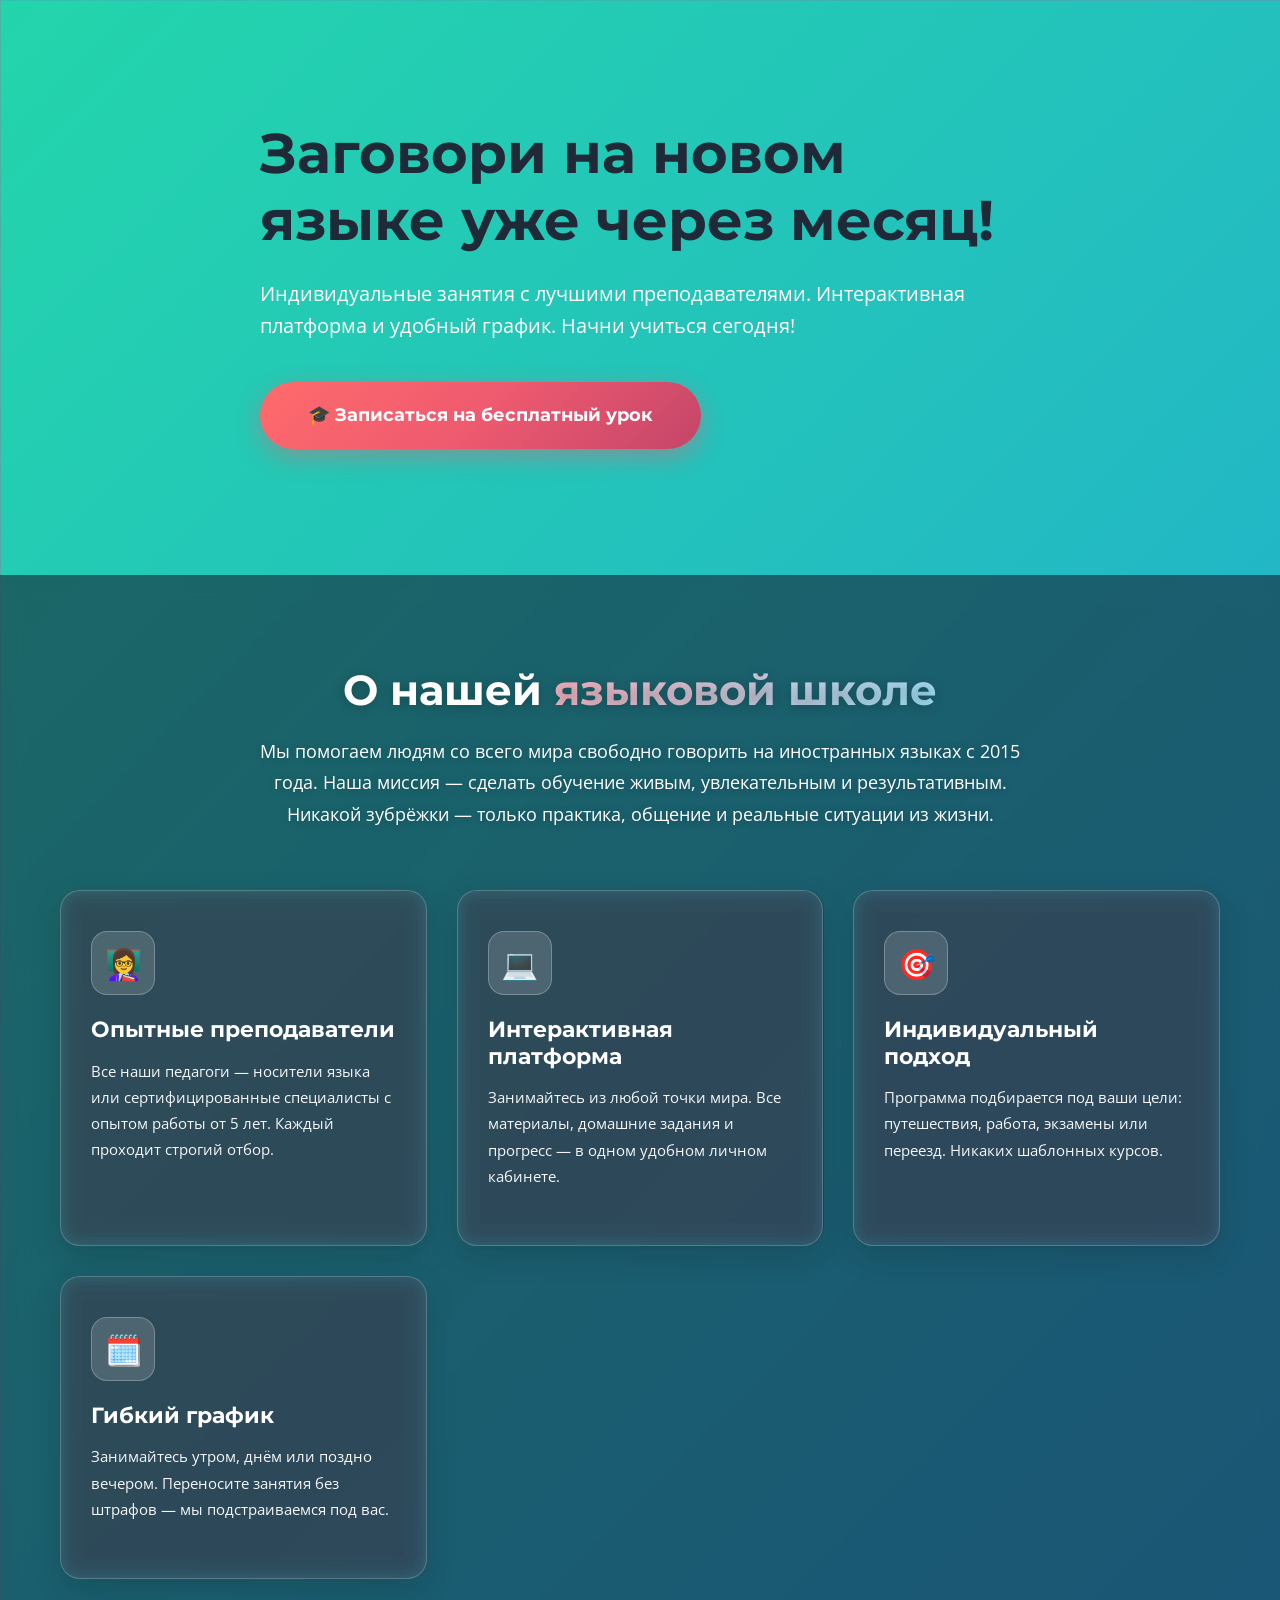
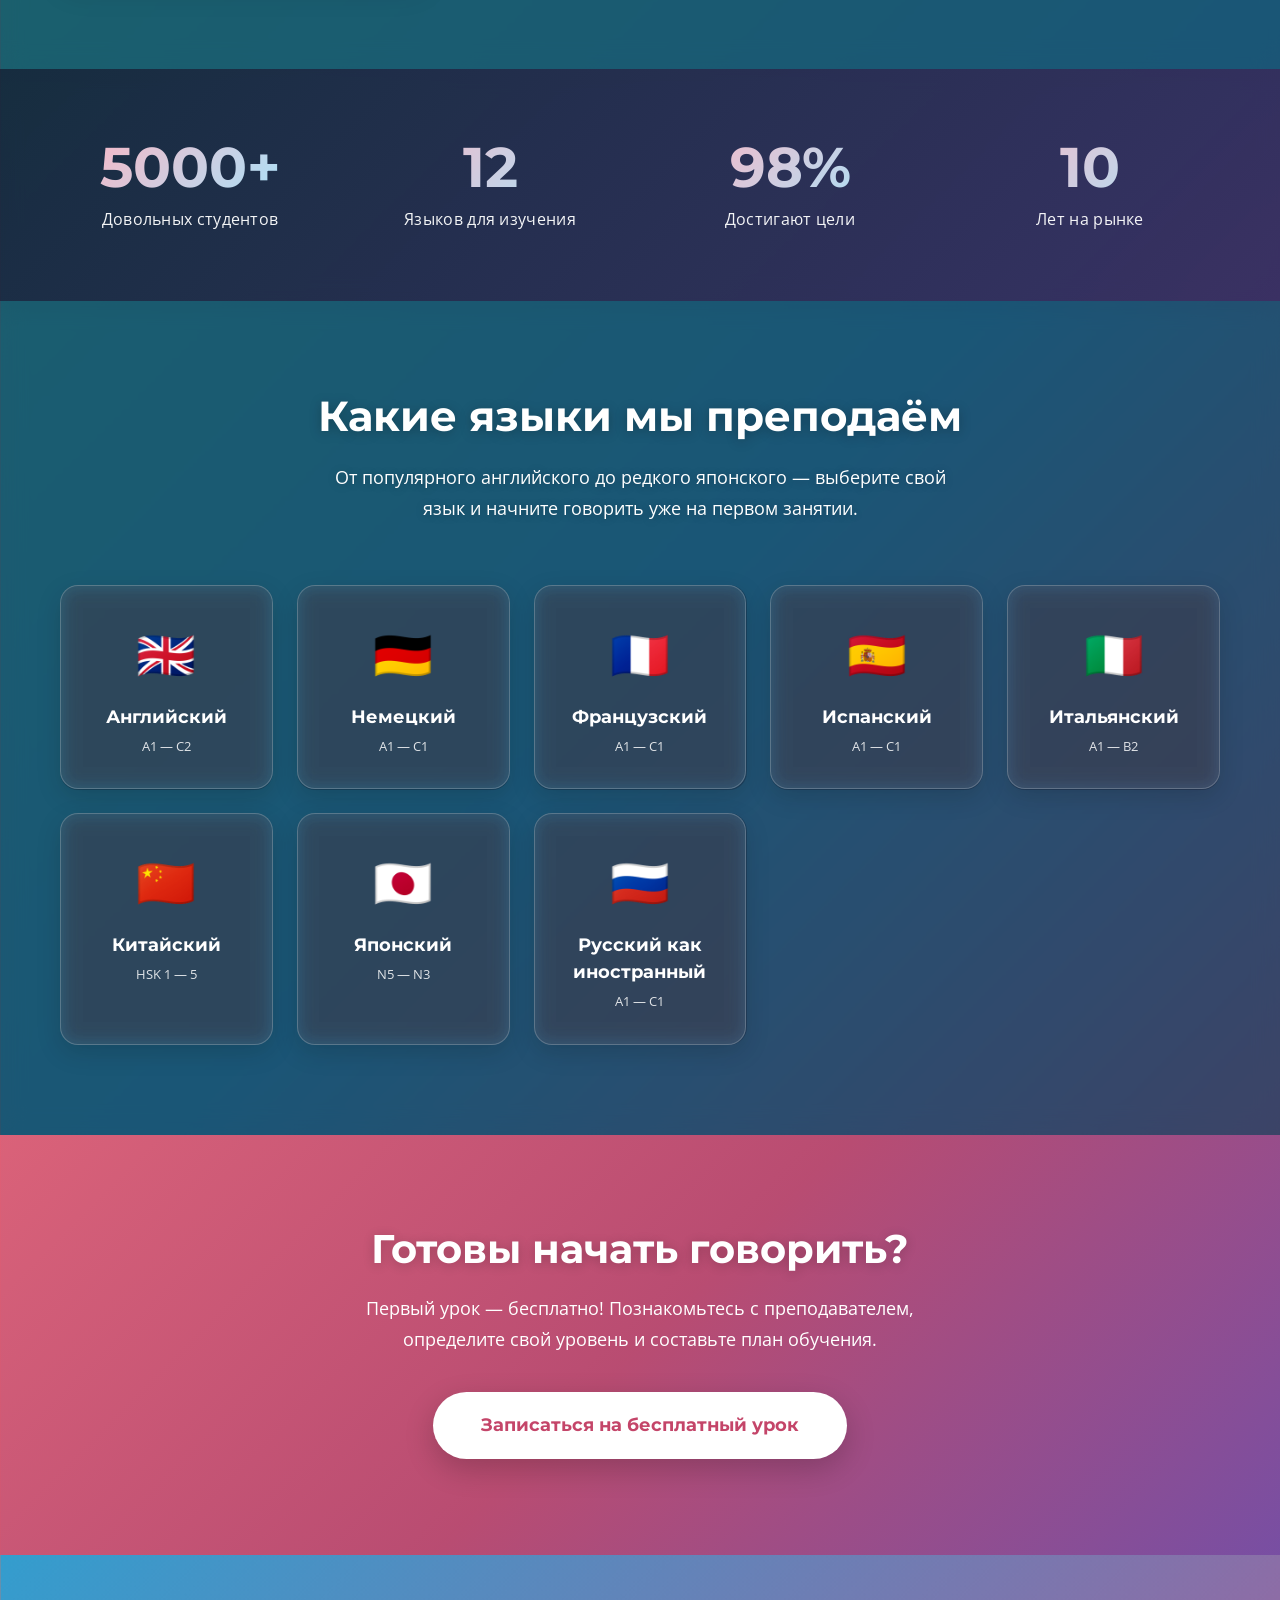
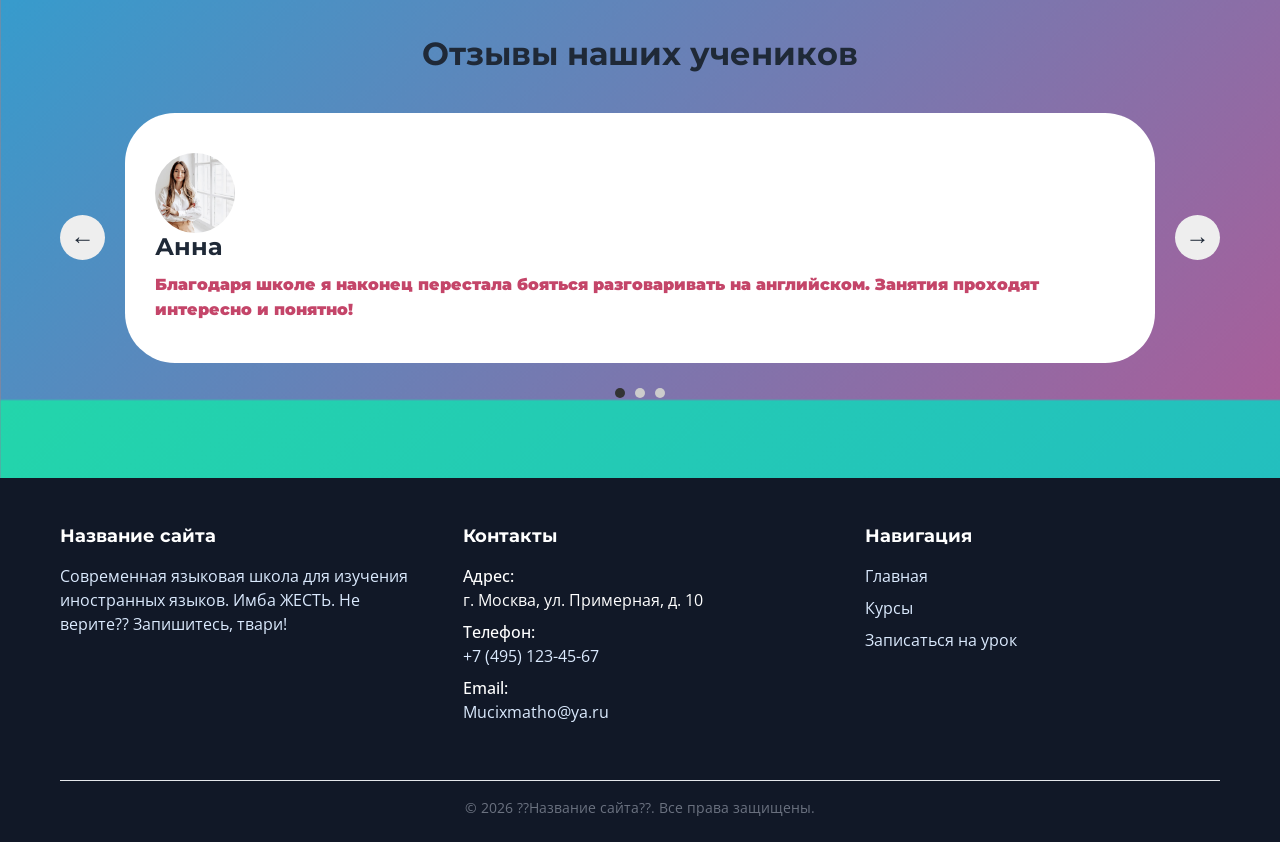
<file: index.html>
<!DOCTYPE html>
<html lang="ru">
<head>
    <meta charset="UTF-8">
    <meta name="viewport" content="width=device-width, initial-scale=1.0">
    <title>Языковая школа — Заговори на новом языке</title>
    <meta name="description" content="Современная языковая школа. Индивидуальные занятия с лучшими преподавателями. Английский, немецкий, французский, испанский, китайский.">

    <!-- 1. Шрифты -->
    <link rel="preconnect" href="https://fonts.googleapis.com">
    <link rel="preconnect" href="https://fonts.gstatic.com" crossorigin>
    <link href="https://fonts.googleapis.com/css2?family=Montserrat:wght@400;500;700&family=Open+Sans:wght@400;500;600&display=swap" rel="stylesheet">

    <!-- 2. Сброс стилей -->
    <link rel="stylesheet" href="css/reset.css">

    <!-- 3. Переменные -->
    <link rel="stylesheet" href="css/variables.css">

    <!-- 4. Общие стили -->
    <link rel="stylesheet" href="css/main.css">

    <!-- 4.1. Градиентный фон -->
    <link rel="stylesheet" href="css/gradient.css">

    <!-- 5. Стили компонентов -->
    <link rel="stylesheet" href="css/components/hero.css">

    <!-- 6. Стили для новых секций -->
        <!-- 6. Стили для новых секций -->
    <style>
        /* ====== Кнопка "Записаться" ====== */
        .btn {
            display: inline-block;
            padding: 16px 36px;
            border-radius: 50px;
            font-family: 'Montserrat', sans-serif;
            font-weight: 700;
            font-size: 16px;
            text-decoration: none;
            cursor: pointer;
            border: none;
            transition: all 0.3s ease;
            position: relative;
            overflow: hidden;
        }

        .btn--primary {
            background: linear-gradient(135deg, #ff6b6b 0%, #ee5a6f 50%, #c44569 100%);
            color: #ffffff;
            box-shadow: 0 8px 25px rgba(238, 90, 111, 0.45);
        }

        .btn--primary::before {
            content: '';
            position: absolute;
            top: 0;
            left: -100%;
            width: 100%;
            height: 100%;
            background: linear-gradient(90deg, transparent, rgba(255,255,255,0.3), transparent);
            transition: left 0.6s ease;
        }

        .btn--primary:hover::before {
            left: 100%;
        }

        .btn--primary:hover {
            transform: translateY(-4px) scale(1.03);
            box-shadow: 0 14px 35px rgba(238, 90, 111, 0.6);
            background: linear-gradient(135deg, #ff7b7b 0%, #f06a7f 50%, #d45579 100%);
        }

        .btn--primary:active {
            transform: translateY(-1px) scale(0.99);
            box-shadow: 0 6px 18px rgba(238, 90, 111, 0.5);
        }

        .btn--large {
            padding: 20px 48px;
            font-size: 18px;
        }

        @keyframes pulse {
            0%, 100% { box-shadow: 0 8px 25px rgba(238, 90, 111, 0.45), 0 0 0 0 rgba(238, 90, 111, 0.7); }
            70% { box-shadow: 0 8px 25px rgba(238, 90, 111, 0.45), 0 0 0 18px rgba(238, 90, 111, 0); }
        }

        .btn--pulse {
            animation: pulse 2.5s infinite;
        }

        /* ====== Секция "О школе" ====== */
        .about {
            padding: 90px 0;
            /* Затемнённая подложка для читаемости */
            background: rgba(20, 20, 40, 0.55);
            backdrop-filter: blur(12px);
            -webkit-backdrop-filter: blur(12px);
        }

        .about__header {
            text-align: center;
            max-width: 760px;
            margin: 0 auto 60px;
        }

        .about__title {
            font-family: 'Montserrat', sans-serif;
            font-size: 42px;
            font-weight: 700;
            color: #ffffff;
            margin-bottom: 20px;
            line-height: 1.2;
            text-shadow: 0 2px 12px rgba(0, 0, 0, 0.25);
        }

        .about__title span {
            background: linear-gradient(135deg, #ffb3c1, #a0e7ff);
            -webkit-background-clip: text;
            -webkit-text-fill-color: transparent;
            background-clip: text;
        }

        /* ✅ Белый текст под заголовком */
        .about__lead {
            font-family: 'Open Sans', sans-serif;
            font-size: 18px;
            line-height: 1.75;
            color: #ffffff;
            text-shadow: 0 1px 8px rgba(0, 0, 0, 0.25);
        }

        /* Сетка карточек */
        .about__grid {
            display: grid;
            grid-template-columns: repeat(auto-fit, minmax(280px, 1fr));
            gap: 30px;
            margin-top: 40px;
        }

        .about__card {
            /* Полупрозрачный тёмный фон — белый текст читается идеально */
            background: rgba(255, 255, 255, 0.1);
            backdrop-filter: blur(10px);
            -webkit-backdrop-filter: blur(10px);
            padding: 40px 30px;
            border-radius: 20px;
            border: 1px solid rgba(255, 255, 255, 0.2);
            box-shadow: 0 10px 30px rgba(0, 0, 0, 0.15);
            transition: transform 0.3s ease, box-shadow 0.3s ease, background 0.3s ease;
        }

        .about__card:hover {
            transform: translateY(-8px);
            background: rgba(255, 255, 255, 0.16);
            box-shadow: 0 20px 45px rgba(0, 0, 0, 0.25);
        }

        .about__icon {
            width: 64px;
            height: 64px;
            border-radius: 16px;
            display: flex;
            align-items: center;
            justify-content: center;
            font-size: 30px;
            margin-bottom: 22px;
            background: rgba(255, 255, 255, 0.15);
            border: 1px solid rgba(255, 255, 255, 0.25);
        }

        /* ✅ Белые заголовки карточек */
        .about__card h3 {
            font-family: 'Montserrat', sans-serif;
            font-size: 22px;
            font-weight: 700;
            color: #ffffff;
            margin-bottom: 14px;
        }

        /* ✅ Белый текст описаний */
        .about__card p {
            font-family: 'Open Sans', sans-serif;
            font-size: 15px;
            line-height: 1.75;
            color: #ffffff;
            opacity: 0.95;
        }

        /* ====== Статистика ====== */
        .stats {
            padding: 70px 0;
            background: linear-gradient(135deg, rgba(20, 20, 40, 0.85) 0%, rgba(60, 30, 80, 0.85) 100%);
            backdrop-filter: blur(10px);
            -webkit-backdrop-filter: blur(10px);
            color: #ffffff;
        }

        .stats__grid {
            display: grid;
            grid-template-columns: repeat(auto-fit, minmax(200px, 1fr));
            gap: 40px;
            text-align: center;
        }

        .stats__item {
            position: relative;
        }

        .stats__number {
            font-family: 'Montserrat', sans-serif;
            font-size: 56px;
            font-weight: 700;
            background: linear-gradient(135deg, #ffb3c1, #a0e7ff);
            -webkit-background-clip: text;
            -webkit-text-fill-color: transparent;
            background-clip: text;
            display: block;
            line-height: 1;
            margin-bottom: 12px;
        }

        /* ✅ Белые подписи статистики */
        .stats__label {
            font-family: 'Open Sans', sans-serif;
            font-size: 16px;
            color: #ffffff;
            letter-spacing: 0.3px;
            opacity: 0.95;
        }

        /* ====== Языки ====== */
        .languages {
            padding: 90px 0;
            background: rgba(20, 20, 40, 0.55);
            backdrop-filter: blur(12px);
            -webkit-backdrop-filter: blur(12px);
        }

        .languages__title {
            font-family: 'Montserrat', sans-serif;
            font-size: 42px;
            font-weight: 700;
            color: #ffffff;
            text-align: center;
            margin-bottom: 20px;
            text-shadow: 0 2px 12px rgba(0, 0, 0, 0.25);
        }

        /* ✅ Белый подзаголовок */
        .languages__subtitle {
            font-family: 'Open Sans', sans-serif;
            font-size: 18px;
            color: #ffffff;
            text-align: center;
            max-width: 640px;
            margin: 0 auto 60px;
            line-height: 1.75;
            text-shadow: 0 1px 8px rgba(0, 0, 0, 0.25);
        }

        .languages__grid {
            display: grid;
            grid-template-columns: repeat(auto-fit, minmax(180px, 1fr));
            gap: 24px;
        }

        .language-card {
            background: rgba(255, 255, 255, 0.1);
            backdrop-filter: blur(10px);
            -webkit-backdrop-filter: blur(10px);
            border: 1px solid rgba(255, 255, 255, 0.2);
            border-radius: 18px;
            padding: 32px 20px;
            text-align: center;
            box-shadow: 0 8px 25px rgba(0, 0, 0, 0.15);
            transition: transform 0.3s ease, box-shadow 0.3s ease, background 0.3s ease;
            cursor: pointer;
        }

        .language-card:hover {
            transform: translateY(-6px);
            background: rgba(255, 255, 255, 0.18);
            box-shadow: 0 18px 40px rgba(0, 0, 0, 0.3);
        }

        .language-card__flag {
            font-size: 48px;
            display: block;
            margin-bottom: 14px;
        }

        /* ✅ Белое название языка */
        .language-card__name {
            font-family: 'Montserrat', sans-serif;
            font-size: 18px;
            font-weight: 700;
            color: #ffffff;
            margin-bottom: 6px;
        }

        /* ✅ Белый уровень */
        .language-card__level {
            font-family: 'Open Sans', sans-serif;
            font-size: 13px;
            color: #ffffff;
            opacity: 0.85;
        }

        /* ====== Финальный CTA ====== */
        .cta {
            padding: 90px 0;
            background: linear-gradient(135deg, rgba(238, 90, 111, 0.9) 0%, rgba(196, 69, 105, 0.9) 50%, rgba(118, 75, 162, 0.9) 100%);
            color: #ffffff;
            text-align: center;
        }

        .cta__title {
            font-family: 'Montserrat', sans-serif;
            font-size: 40px;
            font-weight: 700;
            margin-bottom: 20px;
            line-height: 1.2;
            color: #ffffff;
            text-shadow: 0 2px 12px rgba(0, 0, 0, 0.2);
        }

        /* ✅ Чистый белый текст */
        .cta__text {
            font-family: 'Open Sans', sans-serif;
            font-size: 18px;
            max-width: 620px;
            margin: 0 auto 36px;
            line-height: 1.75;
            color: #ffffff;
        }

        .btn--light {
            background: #ffffff;
            color: #c44569;
            box-shadow: 0 10px 30px rgba(0, 0, 0, 0.2);
        }

        .btn--light:hover {
            background: #ffffff;
            color: #c44569;Индивидуальные занятия с лучшими преподавателями. Интерактивная платформа и удобный график. Начни учиться сегодня! 
            transform: translateY(-4px) scale(1.03);
            box-shadow: 0 16px 40px rgba(0, 0, 0, 0.3);
        }

        /* Адаптив */
        @media (max-width: 768px) {
            .about__title,
            .languages__title,
            .cta__title { font-size: 30px; }
            .stats__number { font-size: 42px; }
            .btn--large { padding: 16px 32px; font-size: 16px; }
            .about, .languages, .cta { padding: 60px 0; }
        }

        .footer {
    margin-top: 0;
}

        .hero__subtitle {
            color: #ffffff;
        }
        
    </style>
</head>
<body class="gradient-bg">

    <!-- <header> здесь будет верстать Алексей (задача 3) -->

    <main>
        <!-- ============ Hero Section (Задача 6 — Борисенко) ============ -->
        <section class="hero">
            <div class="container hero__container">
                <div class="hero__content">
                    <h1 class="hero__title">
                        Заговори на новом языке уже через месяц!
                    </h1>
                    <p class="hero__subtitle">
                        Индивидуальные занятия с лучшими преподавателями. 
                        Интерактивная платформа и удобный график. 
                        Начни учиться сегодня!
                    </p>
                    <a href="booking.html" class="btn btn--primary btn--large btn--pulse">
                        🎓 Записаться на бесплатный урок
                    </a>
                </div>
            </div>
        </section>

        <!-- ============ О школе ============ -->
        <section class="about" id="about">
            <div class="container">
                <div class="about__header">
                    <h2 class="about__title">
                        О нашей <span>языковой школе</span>
                    </h2>
                    <p class="about__lead">
                        Мы помогаем людям со всего мира свободно говорить на иностранных языках 
                        с 2015 года. Наша миссия — сделать обучение живым, увлекательным 
                        и результативным. Никакой зубрёжки — только практика, общение и реальные 
                        ситуации из жизни.
                    </p>
                </div>

                <div class="about__grid">
                    <article class="about__card">
                        <div class="about__icon">👩‍🏫</div>
                        <h3>Опытные преподаватели</h3>
                        <p>Все наши педагоги — носители языка или сертифицированные специалисты 
                           с опытом работы от 5 лет. Каждый проходит строгий отбор.</p>
                    </article>

                    <article class="about__card">
                        <div class="about__icon">💻</div>
                        <h3>Интерактивная платформа</h3>
                        <p>Занимайтесь из любой точки мира. Все материалы, домашние задания 
                           и прогресс — в одном удобном личном кабинете.</p>
                    </article>

                    <article class="about__card">
                        <div class="about__icon">🎯</div>
                        <h3>Индивидуальный подход</h3>
                        <p>Программа подбирается под ваши цели: путешествия, работа, 
                           экзамены или переезд. Никаких шаблонных курсов.</p>
                    </article>

                    <article class="about__card">
                        <div class="about__icon">🗓️</div>
                        <h3>Гибкий график</h3>
                        <p>Занимайтесь утром, днём или поздно вечером. Переносите занятия 
                           без штрафов — мы подстраиваемся под вас.</p>
                    </article>
                </div>
            </div>
        </section>

        <!-- ============ Статистика ============ -->
        <section class="stats">
            <div class="container">
                <div class="stats__grid">
                    <div class="stats__item">
                        <span class="stats__number">5000+</span>
                        <span class="stats__label">Довольных студентов</span>
                    </div>
                    <div class="stats__item">
                        <span class="stats__number">12</span>
                        <span class="stats__label">Языков для изучения</span>
                    </div>
                    <div class="stats__item">
                        <span class="stats__number">98%</span>
                        <span class="stats__label">Достигают цели</span>
                    </div>
                    <div class="stats__item">
                        <span class="stats__number">10</span>
                        <span class="stats__label">Лет на рынке</span>
                    </div>
                </div>
            </div>
        </section>

        <!-- ============ Языки ============ -->
        <section class="languages" id="languages">
            <div class="container">
                <h2 class="languages__title">Какие языки мы преподаём</h2>
                <p class="languages__subtitle">
                    От популярного английского до редкого японского — выберите свой язык 
                    и начните говорить уже на первом занятии.
                </p>

                <div class="languages__grid">
                    <div class="language-card">
                        <span class="language-card__flag">🇬🇧</span>
                        <div class="language-card__name">Английский</div>
                        <div class="language-card__level">A1 — C2</div>
                    </div>
                    <div class="language-card">
                        <span class="language-card__flag">🇩🇪</span>
                        <div class="language-card__name">Немецкий</div>
                        <div class="language-card__level">A1 — C1</div>
                    </div>
                    <div class="language-card">
                        <span class="language-card__flag">🇫🇷</span>
                        <div class="language-card__name">Французский</div>
                        <div class="language-card__level">A1 — C1</div>
                    </div>
                    <div class="language-card">
                        <span class="language-card__flag">🇪🇸</span>
                        <div class="language-card__name">Испанский</div>
                        <div class="language-card__level">A1 — C1</div>
                    </div>
                    <div class="language-card">
                        <span class="language-card__flag">🇮🇹</span>
                        <div class="language-card__name">Итальянский</div>
                        <div class="language-card__level">A1 — B2</div>
                    </div>
                    <div class="language-card">
                        <span class="language-card__flag">🇨🇳</span>
                        <div class="language-card__name">Китайский</div>
                        <div class="language-card__level">HSK 1 — 5</div>
                    </div>
                    <div class="language-card">
                        <span class="language-card__flag">🇯🇵</span>
                        <div class="language-card__name">Японский</div>
                        <div class="language-card__level">N5 — N3</div>
                    </div>
                    <div class="language-card">
                        <span class="language-card__flag">🇷🇺</span>
                        <div class="language-card__name">Русский как иностранный</div>
                        <div class="language-card__level">A1 — C1</div>
                    </div>
                </div>
            </div>
        </section>

        <!-- ============ Финальный CTA ============ -->
        <section class="cta">
            <div class="container">
                <h2 class="cta__title">Готовы начать говорить?</h2>
                <p class="cta__text">
                    Первый урок — бесплатно! Познакомьтесь с преподавателем, 
                    определите свой уровень и составьте план обучения.
                </p>
                <a href="booking.html" class="btn btn--light btn--large">
                    Записаться на бесплатный урок
                </a>
            </div>
        </section>

        <!-- Здесь будет секция преимуществ от Виктории (задача 7) -->
        <!-- Здесь будет слайдер отзывов от Руслана (задача 8) -->
        <section class="reviews" id="reviews">
    <div class="container">
        <h2 class="reviews__title">Отзывы наших учеников</h2>

        <div class="reviews__slider">
            <button class="reviews__button reviews__button--prev" type="button" aria-label="Предыдущий отзыв">
                ←
            </button>

            <div class="reviews__track">

                <article class="review-card">
                    <img
                        class="review-card__photo"
                        src="img/анна.jpg"
                        alt="Фото Анны"
                    >

                    <div class="review-card__content">
                        <h3 class="review-card__name">Анна</h3>
                        <p class="review-card__text">
                            Благодаря школе я наконец перестала бояться
                            разговаривать на английском. Занятия проходят
                            интересно и понятно!
                        </p>
                    </div>
                </article>

                <article class="review-card">
                    <img
                        class="review-card__photo"
                        src="img/максим.jpg"
                        alt="Фото Максима"
                    >

                    <div class="review-card__content">
                        <h3 class="review-card__name">Максим</h3>
                        <p class="review-card__text">
                            Очень понравился формат занятий. Преподаватель
                            объясняет сложные темы простыми словами.
                        </p>
                    </div>
                </article>

                <article class="review-card">
                    <img
                        class="review-card__photo"
                        src="img/елена.jpg"
                        alt="Фото Елены"
                    >

                    <div class="review-card__content">
                        <h3 class="review-card__name">Елена</h3>
                        <p class="review-card__text">
                            За несколько месяцев я значительно улучшила
                            свой словарный запас и стала увереннее использовать
                            английский в повседневной жизни.
                        </p>
                    </div>
                </article>

            </div>

            <button class="reviews__button reviews__button--next" type="button" aria-label="Следующий отзыв">
                →
            </button>
        </div>

        <div class="reviews__dots">
            <button class="reviews__dot reviews__dot--active" type="button" aria-label="Отзыв 1"></button>
            <button class="reviews__dot" type="button" aria-label="Отзыв 2"></button>
            <button class="reviews__dot" type="button" aria-label="Отзыв 3"></button>
        </div>
    </div>
</section>
<script src="js/slider.js"></script>
    </main>

    <!-- Footer (Задача 9 — Золотухин) -->
    <!-- КТО УДАЛИТ, ТОТ ЛОХ -->
    <footer class="footer">
        <div class="container">
            <div class="footer-content">
                <div class="footer-column">
                    <h3 class="footer-title">Название сайта</h3>
                    <p class="footer-description">
                        Современная языковая школа для изучения иностранных языков. Имба ЖЕСТЬ. Не верите?? Запишитесь, твари!
                    </p>
                </div>
    
                <div class="footer-column">
                    <h3 class="footer-title">Контакты</h3>
                    <address class="footer-contacts">
                        <p>
                            <strong>Адрес:</strong><br>
                            г. Москва, ул. Примерная, д. 10
                        </p>
                        <p>
                            <strong>Телефон:</strong><br>
                            <a href="tel:+88005553535">
                                +7 (495) 123-45-67
                            </a>
                        </p>
                        <p>
                            <strong>Email:</strong><br>
                            <a href="mailto:Mucixmatho@ya.ru">
                                Mucixmatho@ya.ru
                            </a>
                        </p>
                    </address>
                </div>
    
                <div class="footer-column">
                    <h3 class="footer-title">Навигация</h3>
                    <nav class="footer-nav" aria-label="Навигация в подвале">
                        <a href="index.html">Главная</a>
                        <a href="courses.html">Курсы</a>
                        <a href="booking.html">Записаться на урок</a>
                    </nav>
                </div>
            </div>
            <div class="footer-bottom">
                <p>
                    &copy; 2026 ??Название сайта??. Все права защищены.
                </p>
            </div>
        </div>
    </footer>
</body>
</html>
</file>
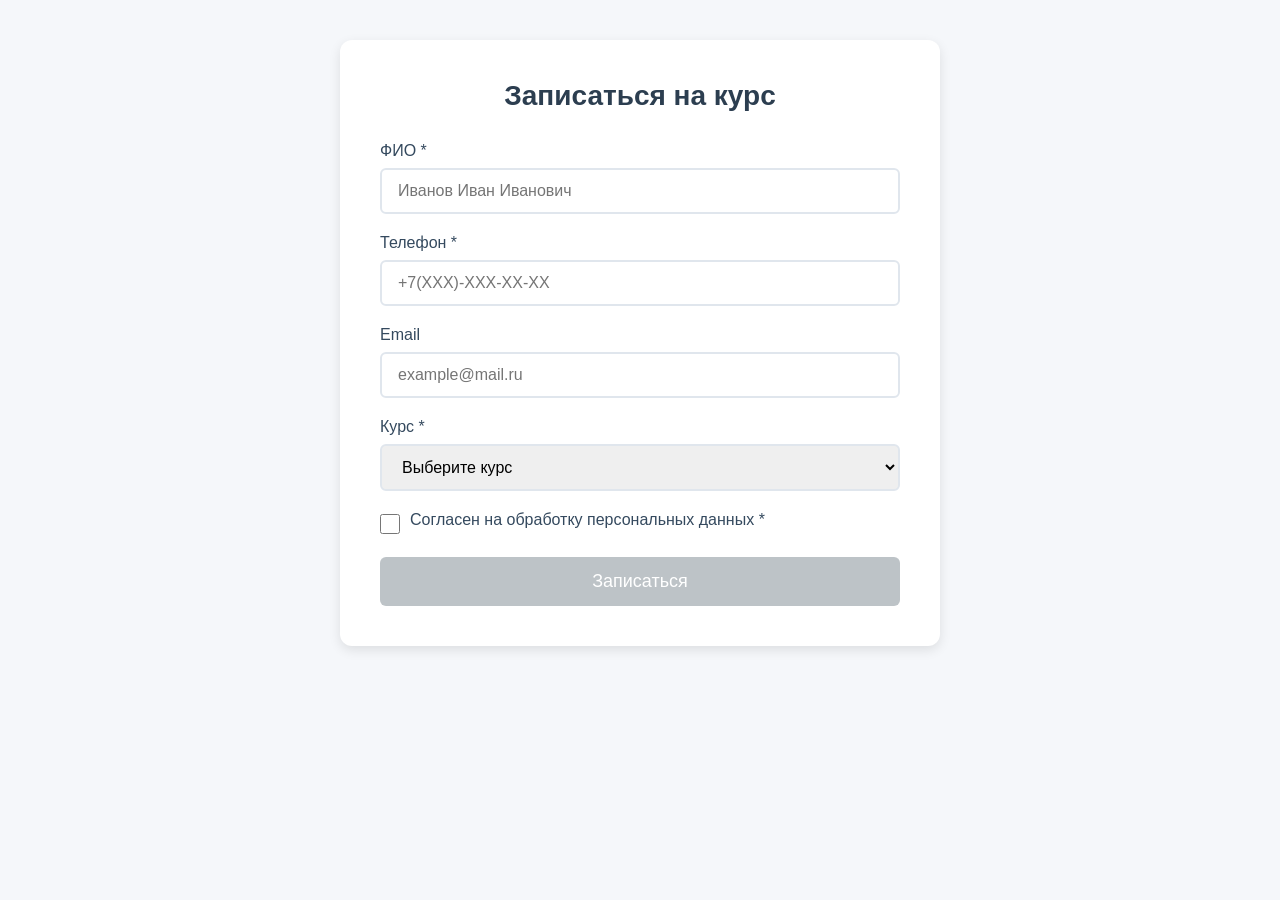
<file: booking.html>
<!DOCTYPE html>
<html lang="ru">
<head>
    <meta charset="UTF-8">
    <meta name="viewport" content="width=device-width, initial-scale=1.0">
    <title>Запись на курс - Языковая школа</title>
    <style>
        * {
            box-sizing: border-box;
            margin: 0;
            padding: 0;
            font-family: 'Arial', sans-serif;
        }

        body {
            background-color: #f5f7fa;
            padding: 40px 20px;
        }

        .booking-container {
            max-width: 600px;
            margin: 0 auto;
            background-color: white;
            padding: 40px;
            border-radius: 12px;
            box-shadow: 0 4px 12px rgba(0, 0, 0, 0.1);
        }

        .booking-title {
            text-align: center;
            color: #2c3e50;
            margin-bottom: 30px;
            font-size: 28px;
        }

        .form-group {
            margin-bottom: 20px;
        }

        .form-label {
            display: block;
            color: #34495e;
            margin-bottom: 8px;
            font-weight: 500;
        }

        .form-input {
            width: 100%;
            padding: 12px 16px;
            border: 2px solid #e0e6ed;
            border-radius: 6px;
            font-size: 16px;
            transition: border-color 0.3s;
        }

        .form-input:focus {
            outline: none;
            border-color: #3498db;
        }

        .form-input.error {
            border-color: #e74c3c;
        }

        .error-message {
            color: #e74c3c;
            font-size: 14px;
            margin-top: 6px;
            display: none;
        }

        .checkbox-group {
            display: flex;
            align-items: center;
            gap: 10px;
        }

        .form-checkbox {
            width: 20px;
            height: 20px;
            cursor: pointer;
        }

        .submit-btn {
            width: 100%;
            padding: 14px;
            background-color: #3498db;
            color: white;
            border: none;
            border-radius: 6px;
            font-size: 18px;
            font-weight: 500;
            cursor: pointer;
            transition: background-color 0.3s;
        }

        .submit-btn:disabled {
            background-color: #bdc3c7;
            cursor: not-allowed;
        }

        .submit-btn:not(:disabled):hover {
            background-color: #2980b9;
        }
    </style>
</head>
<body>
    <div class="booking-container">
        <h2 class="booking-title">Записаться на курс</h2>
        <form id="bookingForm">
            <!-- Поле ФИО -->
            <div class="form-group">
                <label class="form-label" for="fullName">ФИО *</label>
                <input 
                    type="text" 
                    id="fullName" 
                    class="form-input" 
                    required
                    placeholder="Иванов Иван Иванович"
                >
                <div class="error-message" id="fullNameError">Введите корректное ФИО (минимум 3 символа)</div>
            </div>

            <!-- Поле Телефон -->
            <div class="form-group">
                <label class="form-label" for="phone">Телефон *</label>
                <input 
                    type="tel" 
                    id="phone" 
                    class="form-input" 
                    required
                    placeholder="+7(XXX)-XXX-XX-XX"
                >
                <div class="error-message" id="phoneError">Введите телефон в формате +7(XXX)-XXX-XX-XX</div>
            </div>

            <!-- Поле Email -->
            <div class="form-group">
                <label class="form-label" for="email">Email</label>
                <input 
                    type="email" 
                    id="email" 
                    class="form-input" 
                    placeholder="example@mail.ru"
                >
                <div class="error-message" id="emailError">Введите корректный адрес электронной почты</div>
            </div>

            <!-- Выбор курса -->
            <div class="form-group">
                <label class="form-label" for="course">Курс *</label>
                <select id="course" class="form-input" required>
                    <option value="">Выберите курс</option>
                    <option value="english-basic">Английский для начинающих</option>
                    <option value="english-advanced">Английский продвинутый</option>
                    <option value="german-basic">Немецкий для начинающих</option>
                    <option value="french-basic">Французский для начинающих</option>
                    <option value="spanish-basic">Испанский для начинающих</option>
                </select>
                <div class="error-message" id="courseError">Выберите курс</div>
            </div>

            <!-- Чекбокс согласия -->
            <div class="form-group checkbox-group">
                <input 
                    type="checkbox" 
                    id="privacyAgree" 
                    class="form-checkbox" 
                    required
                >
                <label class="form-label" for="privacyAgree">
                    Согласен на обработку персональных данных *
                </label>
            </div>

            <!-- Кнопка отправки -->
            <button type="submit" class="submit-btn" disabled>Записаться</button>
        </form>
    </div>

    <script>
        // Получаем элементы формы
        const form = document.getElementById('bookingForm');
        const phoneInput = document.getElementById('phone');
        const privacyCheckbox = document.getElementById('privacyAgree');
        const submitBtn = document.querySelector('.submit-btn');
        const formInputs = form.querySelectorAll('.form-input[required]');
        const emailInput = document.getElementById('email');

        // Маска для телефона
        phoneInput.addEventListener('input', function(e) {
            // Оставляем только цифры
            let value = e.target.value.replace(/\D/g, '');
            // Форматируем под нужный шаблон
            let formattedValue = '';

            if (value.startsWith('8')) {
                value = value.replace('8', '7');
            } else if (!value.startsWith('7')) {
                value = '7' + value;
            }

            // Строим маску
            if (value.length >= 1) formattedValue = `+${value[0]}`;
            if (value.length >= 2) formattedValue += `(${value.substring(1, 4)}`;
            if (value.length >= 4) formattedValue += `)-${value.substring(4, 7)}`;
            if (value.length >= 7) formattedValue += `-${value.substring(7, 9)}`;
            if (value.length >= 9) formattedValue += `-${value.substring(9, 11)}`;

            // Ограничиваем длину
            if (formattedValue.length > 18) {
                formattedValue = formattedValue.substring(0, 18);
            }

            e.target.value = formattedValue;
        });

        // Активация кнопки при согласии на обработку данных
        privacyCheckbox.addEventListener('change', function() {
            submitBtn.disabled = !this.checked;
        });

        // Валидация Email
        function validateEmail(email) {
            const regex = /^[^\s@]+@[^\s@]+\.[^\s@]{2,}$/;
            return regex.test(email);
        }

        // Универсальная функция для показа ошибок
        function showError(input, errorElementId, message) {
            input.classList.add('error');
            const errorElement = document.getElementById(errorElementId);
            errorElement.textContent = message;
            errorElement.style.display = 'block';
        }

        function hideError(input, errorElementId) {
            input.classList.remove('error');
            const errorElement = document.getElementById(errorElementId);
            errorElement.style.display = 'none';
        }

        // Валидация полей при вводе
        formInputs.forEach(input => {
            input.addEventListener('blur', function() {
                switch(this.id) {
                    case 'fullName':
                        if (this.value.trim().length < 3) {
                            showError(this, 'fullNameError', 'Введите корректное ФИО (минимум 3 символа)');
                        } else {
                            hideError(this, 'fullNameError');
                        }
                        break;
                    case 'phone':
                        if (this.value.length !== 18) {
                            showError(this, 'phoneError', 'Введите телефон в формате +7(XXX)-XXX-XX-XX');
                        } else {
                            hideError(this, 'phoneError');
                        }
                        break;
                    case 'course':
                        if (!this.value) {
                            showError(this, 'courseError', 'Выберите курс');
                        } else {
                            hideError(this, 'courseError');
                        }
                        break;
                }
            });
        });

        // Валидация Email при вводе
        emailInput.addEventListener('blur', function() {
            if (this.value && !validateEmail(this.value)) {
                showError(this, 'emailError', 'Введите корректный адрес электронной почты');
            } else {
                hideError(this, 'emailError');
            }
        });

        // Общая валидация при отправке формы
        form.addEventListener('submit', function(e) {
            e.preventDefault();
            let isValid = true;

            // Проверка ФИО
            if (fullName.value.trim().length < 3) {
                showError(fullName, 'fullNameError', 'Введите корректное ФИО (минимум 3 символа)');
                isValid = false;
            } else {
                hideError(fullName, 'fullNameError');
            }

            // Проверка телефона
            if (phone.value.length !== 18) {
                showError(phone, 'phoneError', 'Введите телефон в формате +7(XXX)-XXX-XX-XX');
                isValid = false;
            } else {
                hideError(phone, 'phoneError');
            }

            // Проверка курса
            if (!course.value) {
                showError(course, 'courseError', 'Выберите курс');
                isValid = false;
            } else {
                hideError(course, 'courseError');
            }

            // Проверка Email (если заполнен)
            if (email.value && !validateEmail(email.value)) {
                showError(email, 'emailError', 'Введите корректный адрес электронной почты');
                isValid = false;
            } else {
                hideError(email, 'emailError');
            }

            // Проверка согласия
            if (!privacyCheckbox.checked) {
                submitBtn.disabled = true;
                isValid = false;
            }

            // Если всё корректно - отправляем форму
            if (isValid) {
                alert('Запись успешно отправлена! Мы скоро свяжемся с вами.');
                form.reset();
                submitBtn.disabled = true;
            }
        });
    </script>
</body>
</html>
</file>
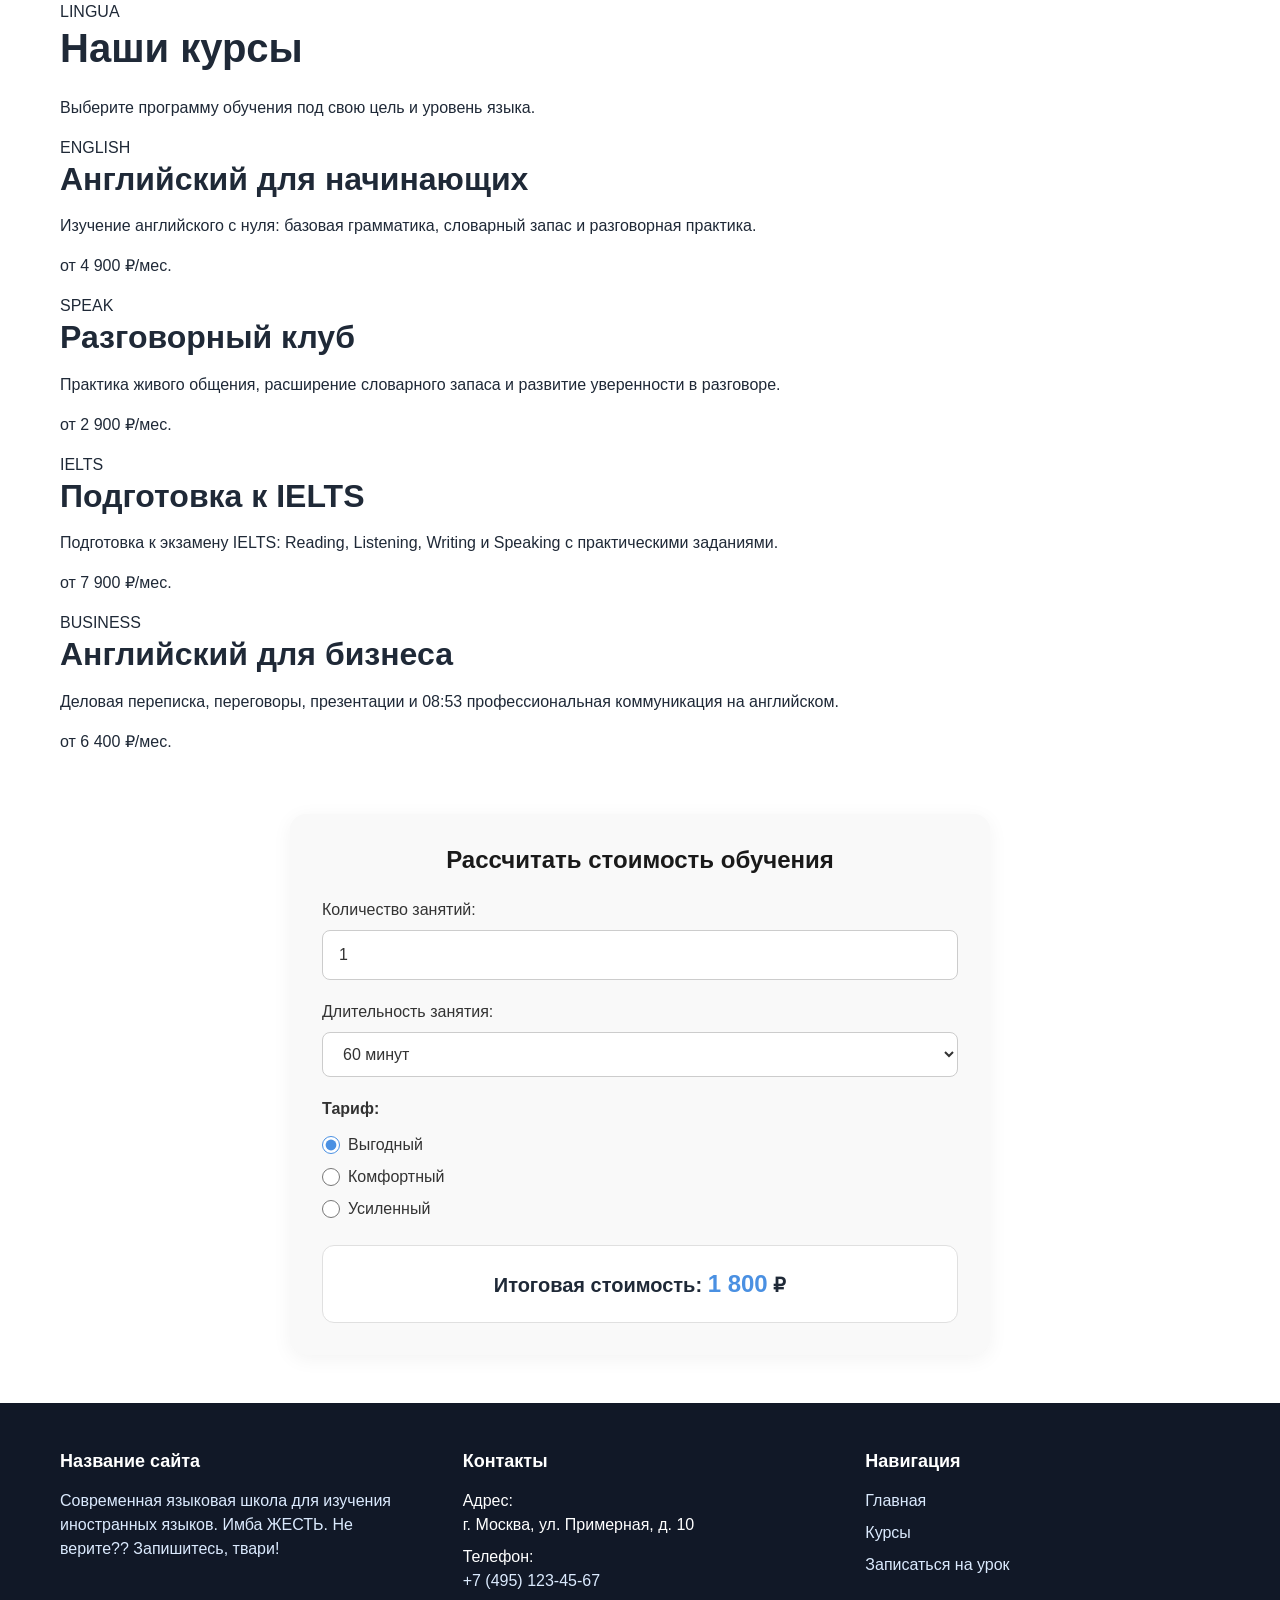
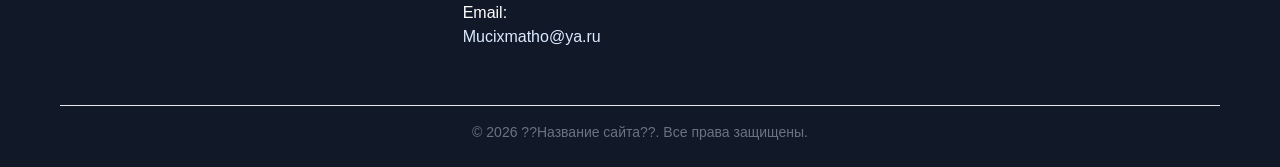
<file: courses.html>
<!DOCTYPE html>
<html lang="ru">
<head>
    <meta charset="UTF-8">
    <meta name="viewport" content="width=device-width, initial-scale=1.0">
    <title>Курсы — Lingua</title>

    <!-- Общие стили проекта: эти файлы уже должны быть в общем репозитории -->
    <link rel="stylesheet" href="css/reset.css">
    <link rel="stylesheet" href="css/variables.css">
    <link rel="stylesheet" href="css/main.css">
    <link rel="stylesheet" href="css/calculator.css">
</head>

<body>
    <main>
        <section class="courses">
            <div class="container">
                <div class="section-heading">
                    <span class="section-heading__label">LINGUA</span>
                    <h1 class="section-heading__title">Наши курсы</h1>
                    <p class="section-heading__text">
                        Выберите программу обучения под свою цель и уровень языка.
                    </p>
                </div>

                <!-- Вариант 10: сетка каталога курсов -->
                <div class="courses__grid">

                    <article class="course-card">
                        <div class="course-card__image course-card__image--english">
                            <span>ENGLISH</span>
                        </div>

                        <div class="course-card__content">
                            <h2 class="course-card__title">
                                Английский для начинающих
                            </h2>
                            <p class="course-card__description">
                                Изучение английского с нуля: базовая грамматика,
                                словарный запас и разговорная практика.
                            </p>
                            <p class="course-card__price">от 4 900 ₽/мес.</p>
                        </div>
                    </article>

                    <article class="course-card">
                        <div class="course-card__image course-card__image--speaking">
                            <span>SPEAK</span>
                        </div>

                        <div class="course-card__content">
                            <h2 class="course-card__title">
                                Разговорный клуб
                            </h2>
                            <p class="course-card__description">
                                Практика живого общения, расширение словарного
                                запаса и развитие уверенности в разговоре.
                            </p>
                            <p class="course-card__price">от 2 900 ₽/мес.</p>
                        </div>
                    </article>

                    <article class="course-card">
                        <div class="course-card__image course-card__image--ielts">
                            <span>IELTS</span>
                        </div>

                        <div class="course-card__content">
                            <h2 class="course-card__title">
                                Подготовка к IELTS
                            </h2>
                            <p class="course-card__description">
                                Подготовка к экзамену IELTS: Reading, Listening,
                                Writing и Speaking с практическими заданиями.
                            </p>
                            <p class="course-card__price">от 7 900 ₽/мес.</p>
                        </div>
                    </article>

                    <article class="course-card">
                        <div class="course-card__image course-card__image--business">
                            <span>BUSINESS</span>
                        </div>

                        <div class="course-card__content">
                            <h2 class="course-card__title">
                                Английский для бизнеса
                            </h2>
                            <p class="course-card__description">
                                Деловая переписка, переговоры, презентации и
08:53
профессиональная коммуникация на английском.
                            </p>
                            <p class="course-card__price">от 6 400 ₽/мес.</p>
                        </div>
                    </article>

                </div>
                <!-- КАЛЬКУЛЯТОР ЧАСТЬ №11 -->
                <div class="calculator">
                    <h2 class="calculator__title">Рассчитать стоимость обучения</h2>
                    
                    <form class="calculator__form" id="calc-form">
                        <!-- Поле: Количество занятий -->
                        <div class="calculator__field">
                            <label for="lessons-count">Количество занятий:</label>
                            <input type="number" id="lessons-count" name="lessons-count" value="1" min="1" step="1">
                        </div>

                        <!-- Поле: Длительность -->
                        <div class="calculator__field">
                            <label for="lesson-duration">Длительность занятия:</label>
                            <select id="lesson-duration" name="lesson-duration">
                                <option value="45">45 минут</option>
                                <option value="60" selected>60 минут</option>
                                <option value="90">90 минут</option>
                            </select>
                        </div>

                        <!-- Поле: Тариф (радиокнопки) -->
                        <div class="calculator__field">
                            <span>Тариф:</span>
                            <label> <input type="radio" name="tariff" value="1.0" checked> Выгодный </label>
                            <label> <input type="radio" name="tariff" value="1.2"> Комфортный </label>
                            <label> <input type="radio" name="tariff" value="1.5"> Усиленный </label>
                        </div>
                    </form>

                    <!-- Блок вывода результата (сюда будет писать Валерий №12) -->
                    <div class="calculator__result">
                        Итоговая стоимость: <span id="total-price">0</span> ₽
                    </div>
                </div>
            </div>
        </section>
    </main>
    <script src="js/calculator.js"></script>
    <!-- кто удалит тот лох (менять текст можжно)-->
    <footer class="footer">
        <div class="container">
            <div class="footer-content">
                <div class="footer-column">
                    <h3 class="footer-title">Название сайта</h3>
                    <p class="footer-description">
                        Современная языковая школа для изучения иностранных языков. Имба ЖЕСТЬ. Не верите?? Запишитесь, твари!
                    </p>
                </div>
                <div class="footer-column">
                    <h3 class="footer-title">Контакты</h3>
    
                    <address class="footer-contacts">
                        <p>
                            <strong>Адрес:</strong><br>
                            г. Москва, ул. Примерная, д. 10
                        </p>
    
                        <p>
                            <strong>Телефон:</strong><br>
                            <a href="tel:+88005553535">
                                +7 (495) 123-45-67
                            </a>
                        </p>
                        <p>
                            <strong>Email:</strong><br>
                            <a href="mailto:Mucixmatho@ya.ru">
                                Mucixmatho@ya.ru
                            </a>
                        </p>
                    </address>
                </div>
    
                <div class="footer-column">
                    <h3 class="footer-title">Навигация</h3>
                    <nav class="footer-nav" aria-label="Навигация в подвале">
                        <a href="index.html">Главная</a>
                        <a href="courses.html">Курсы</a>
                        <a href="booking.html">Записаться на урок</a>
                    </nav>
                </div>
            </div>
            <div class="footer-bottom">
                <p>
                    &copy; 2026 ??Название сайта??. Все права защищены.
                </p>
            </div>
        </div>
    </footer>
</body>
</html>
</file>
<file: css/variables.css>
/* css/variables.css */
/* Дизайн-система языковой школы */

:root {
    /* ===== ЦВЕТА ===== */
    /* Основные (бренд) */
    --color-primary: #2563eb;          /* Основной синий — кнопки, ссылки */
    --color-primary-hover: #1d4ed8;    /* Синий при наведении */
    --color-primary-light: #dbeafe;    /* Светло-синий фон */

    /* Акцентный */
    --color-accent: #f59e0b;           /* Оранжевый — выделение, CTA-акценты */
    --color-accent-hover: #d97706;

    /* Текстовые */
    --color-text-main: #1f2937;        /* Основной текст */
    --color-text-secondary: #6b7280;   /* Второстепенный текст */
    --color-text-inverse: #ffffff;     /* Текст на темном фоне */

    /* Фоны */
    --color-bg-main: #ffffff;          /* Основной фон */
    --color-bg-light: #f9fafb;         /* Светлый фон секций */
    --color-bg-dark: #111827;          /* Темный фон (футер) */

    /* Служебные */
    --color-border: #e5e7eb;           /* Границы */
    --color-error: #dc2626;            /* Ошибки в форме */
    --color-success: #16a34a;          /* Успех */

    /* ===== ШРИФТЫ ===== */
    --font-heading: 'Montserrat', 'Arial', sans-serif;   /* Заголовки */
    --font-body: 'Open Sans', 'Arial', sans-serif;       /* Основной текст */

    --font-size-xs: 0.75rem;    /* 12px */
    --font-size-sm: 0.875rem;   /* 14px */
    --font-size-base: 1rem;     /* 16px */
    --font-size-lg: 1.125rem;   /* 18px */
    --font-size-xl: 1.5rem;     /* 24px */
    --font-size-2xl: 2rem;      /* 32px */
    --font-size-3xl: 2.5rem;    /* 40px */

    --font-weight-normal: 400;
    --font-weight-medium: 500;
    --font-weight-bold: 700;

    --line-height-tight: 1.2;
    --line-height-normal: 1.5;
    --line-height-loose: 1.8;

    /* ===== ОТСТУПЫ ===== */
    --space-xs: 0.25rem;   /* 4px */
    --space-sm: 0.5rem;    /* 8px */
    --space-md: 1rem;      /* 16px */
    --space-lg: 1.5rem;    /* 24px */
    --space-xl: 2rem;      /* 32px */
    --space-2xl: 3rem;     /* 48px */
    --space-3xl: 4rem;     /* 64px */

    /* ===== СКРУГЛЕНИЯ ===== */
    --radius-sm: 4px;
    --radius-md: 8px;
    --radius-lg: 12px;
    --radius-full: 9999px;   /* Круглые кнопки */

    /* ===== ТЕНИ ===== */
    --shadow-sm: 0 1px 2px rgba(0, 0, 0, 0.05);
    --shadow-md: 0 4px 6px rgba(0, 0, 0, 0.1);
    --shadow-lg: 0 10px 25px rgba(0, 0, 0, 0.15);

    /* ===== ПЕРЕХОДЫ ===== */
    --transition-fast: 0.15s ease;
    --transition-base: 0.3s ease;

    /* ===== КОНТЕЙНЕР ===== */
    --container-width: 1200px;
    --container-padding: 20px;
}
</file>
<file: css/main.css>
/* css/main.css */
/* Базовая типографика и общие стили */

body {
    font-family: var(--font-body);
    font-size: var(--font-size-base);
    font-weight: var(--font-weight-normal);
    line-height: var(--line-height-normal);
    color: var(--color-text-main);
    background-color: var(--color-bg-main);
}

/* ===== ЗАГОЛОВКИ ===== */
h1, h2, h3, h4, h5, h6 {
    font-family: var(--font-heading);
    font-weight: var(--font-weight-bold);
    line-height: var(--line-height-tight);
    color: var(--color-text-main);
}

h1 {
    font-size: var(--font-size-3xl);
    margin-bottom: var(--space-lg);
}

h2 {
    font-size: var(--font-size-2xl);
    margin-bottom: var(--space-md);
}

h3 {
    font-size: var(--font-size-xl);
    margin-bottom: var(--space-sm);
}

/* ===== ТЕКСТ ===== */
p {
    font-size: var(--font-size-base);
    line-height: var(--line-height-normal);
    margin-bottom: var(--space-md);
}

small {
    font-size: var(--font-size-sm);
    color: var(--color-text-secondary);
}

a {
    color: var(--color-primary);
    transition: color var(--transition-fast);
}

a:hover {
    color: var(--color-primary-hover);
}

/* ===== КОНТЕЙНЕР ===== */
.container {
    max-width: var(--container-width);
    margin: 0 auto;
    padding: 0 var(--container-padding);
    width: 100%;
}

/* ===== ПРИЖИМАЕМ ФУТЕР К НИЗУ ===== */
/* Это понадобится Даниилу (задача 9) */
/* КТО УДАЛИТ, ТОТ ЛОХ ) */
.footer {
    background-color: var(--color-bg-dark);
    color: var(--color-text-inverse);
    padding: var(--space-2xl) 0 var(--space-lg);
    margin-top: var(--space-2xl);
}

.footer-content {
    display: grid;
    grid-template-columns: 1fr 1fr 1fr;
    gap: var(--space-2xl);
}

.footer-column {
    display: flex;
    flex-direction: column;
}

.footer-title {
    color: var(--color-text-inverse);
    font-family: var(--font-heading);
    font-size: var(--font-size-lg);
    font-weight: var(--font-weight-bold);
    margin-bottom: var(--space-md);
}

.footer-description {
    color: var(--color-primary-light);
    max-width: 350px;
    margin-bottom: 0;
}

.footer-contacts {
    font-style: normal;
}

.footer-contacts p {
    color: var(--color-text-inverse);
    margin-bottom: var(--space-sm);
}

.footer-contacts strong {
    font-weight: var(--font-weight-medium);
}

.footer a {
    color: var(--color-primary-light);
    text-decoration: none;
    transition:
        color var(--transition-fast),
        opacity var(--transition-fast);
}

.footer a:hover {
    color: var(--color-accent);
}

.footer a:focus-visible {
    outline: 2px solid var(--color-accent);
    outline-offset: 3px;
}

.footer-nav {
    display: flex;
    flex-direction: column;
    gap: var(--space-sm);
}

.footer-nav a {
    width: fit-content;
}

.footer-bottom {
    border-top: 1px solid var(--color-border);
    margin-top: var(--space-2xl);
    padding-top: var(--space-md);
    text-align: center;
}

.footer-bottom p {
    color: var(--color-text-secondary);
    font-size: var(--font-size-sm);
    margin: 0;
}

/* ===== АДАПТИВНОСТЬ FOOTER ===== */

@media (max-width: 768px) {
    .footer-content {
        grid-template-columns: 1fr;
        gap: var(--space-xl);
    }

    .footer {
        padding-top: var(--space-xl);
    }

    .footer-bottom {
        margin-top: var(--space-xl);
    }
}

html, body {
    height: 100%;
}

body {
    display: flex;
    flex-direction: column;
}

main {
    flex: 1;
}
html, body {
    height: 100%;
}

body {
    display: flex;
    flex-direction: column;
}

main {
    flex: 1;
}

/* ===== УТИЛИТЫ ===== */
.text-center { text-align: center; }
.text-left { text-align: left; }
.text-right { text-align: right; }

.mb-sm { margin-bottom: var(--space-sm); }
.mb-md { margin-bottom: var(--space-md); }
.mb-lg { margin-bottom: var(--space-lg); }

/* ===== ОТЗЫВЫ (боты) ===== */

.reviews {
    padding: 80px 0;
}

.reviews__title {
    text-align: center;
    margin-bottom: 40px;
}

.reviews__slider {
    display: flex;
    align-items: center;
    gap: 20px;
}

.reviews__track {
    width: 100%;
    overflow: hidden;
}

.review-card {
    opacity: 0;
    visibility: hidden;
    transform: translateX(30px);
    transition:
        opacity 0.4s ease,
        transform 0.4s ease;
    position: absolute;
    
}

.review-card--active {
    position: relative;
    background: #ffffff;
    color: #c44569;
    opacity: 1;
    visibility: visible;
    transform: translateX(0);
    border-radius: 50px;
    padding: 40px 30px;

    
    
}

.review-card__photo {
    width: 80px;
    height: 80px;
    object-fit: cover;
    border-radius: 50%;
    flex-shrink: 0;
}

.review-card__name {
    margin-bottom: 10px;
}

.review-card__text {
    margin: 0;
    line-height: 1.6;
    font-family: 'Montserrat', sans-serif;
    font-weight: 900;
}

.reviews__button {
    width: 45px;
    height: 45px;
    border: none;
    border-radius: 50%;
    cursor: pointer;
    font-size: 24px;
    background: #eee;
    flex-shrink: 0;
}

.reviews__button:hover {
    background: #ddd;
}

.reviews__dots {
    display: flex;
    justify-content: center;
    gap: 10px;
    margin-top: 25px;
}

.reviews__dot {
    width: 10px;
    height: 10px;
    padding: 0;
    border: none;
    border-radius: 50%;
    background: #ccc;
    cursor: pointer;
}

.reviews__dot--active {
    background: #333;
}

@media (max-width: 600px) {
    .review-card {
        flex-direction: column;
        text-align: center;
    }

    .reviews__slider {
        gap: 10px;
    }
}

.reviews__list {
    position: relative;
    min-height: 250px;
}
</file>
<file: css/gradient.css>
/* =========================================
   Переливающийся градиентный фон
   ========================================= */

.gradient-bg {
    /* 1. Устанавливаем базовый градиент */
    background: linear-gradient(
        -45deg, 
        #ee7752, 
        #e73c7e, 
        #23a6d5, 
        #23d5ab
    );
    /* 2. Делаем градиент очень большим, чтобы было пространство для движения */
    background-size: 400% 400%;
    /* 3. Запускаем анимацию */
    animation: gradientShift 15s ease infinite;
    /* 4. Убедимся, что фон занимает всю высоту */
    min-height: 100vh;
}

/* Ключевые кадры анимации */
@keyframes gradientShift {
    0% {
        background-position: 0% 50%;
    }
    50% {
        background-position: 100% 50%;
    }
    100% {
        background-position: 0% 50%;
    }
}
</file>
<file: css/components/hero.css>
/* css/components/hero.css */

.hero {
    /* Используем переменные из variables.css (Задача 2) */
    background: linear-gradient(135deg, var(--color-bg-light) 0%, var(--color-white) 100%);
    /* Если у Артёма нет переменной для градиента, можно использовать цвета напрямую, 
       но лучше уточнить у него. Пока используем заглушки: */
    /* background: linear-gradient(135deg, #f0f4ff 0%, #ffffff 100%); */
    
    padding: 120px 0; /* Большие отступы для "воздуха" */
    display: flex;
    align-items: center;
    justify-content: center;
    text-align: left;
}

.hero__container {
    display: flex;
    flex-direction: column;
    align-items: flex-start; /* Текст прижат влево */
    max-width: 800px; /* Ограничиваем ширину, чтобы текст не растягивался на весь экран */
    margin: 0 auto; /* Центрируем контейнер */
    width: 100%;
}

.hero__title {
    /* Используем шрифты и цвета из variables.css */
    font-family: var(--font-heading, sans-serif); 
    font-size: 3.5rem;
    line-height: 1.2;
    color: var(--color-text-main, #333);
    margin-bottom: 24px;
    font-weight: 700;
}

.hero__subtitle {
    font-family: var(--font-body, sans-serif);
    font-size: 1.25rem;
    color: var(--color-text-secondary, #666);
    margin-bottom: 40px;
    line-height: 1.6;
}

/* Адаптив для мобильных */
@media (max-width: 768px) {
    .hero {
        padding: 60px 0;
        text-align: center;
    }
    
    .hero__container {
        align-items: center; /* Центрируем контент на мобильных */
    }

    .hero__title {
        font-size: 2.2rem;
    }
    
    .hero__subtitle {
        font-size: 1rem;
    }
}
</file>
<file: css/calculator.css>
/* ===== Калькулятор стоимости ===== */

.calculator {
    margin-top: 60px; /* Отступ от карточек курсов */
    padding: 32px;
    background-color: #f9f9f9; /* Светлый фон, можно заменить на переменную */
    border-radius: 16px;
    box-shadow: 0 4px 20px rgba(0, 0, 0, 0.05);
    max-width: 700px;
    margin-left: auto;
    margin-right: auto;
}

.calculator__title {
    font-size: 24px;
    font-weight: 700;
    margin-bottom: 24px;
    text-align: center;
    color: #1a1a1a; /* Замени на свою переменную --color-text */
}

.calculator__form {
    display: flex;
    flex-direction: column;
    gap: 20px;
}

/* Каждое поле формы */
.calculator__field {
    display: flex;
    flex-direction: column;
    gap: 8px;
    font-size: 16px;
    color: #333;
}

/* Поля ввода и select */
.calculator__field input[type="number"],
.calculator__field select {
    padding: 12px 16px;
    font-size: 16px;
    border: 1px solid #ccc;
    border-radius: 8px;
    background-color: #fff;
    outline: none;
    transition: border-color 0.2s ease;
}

.calculator__field input[type="number"]:focus,
.calculator__field select:focus {
    border-color: #4a90e2; /* Основной цвет проекта */
}

/* Блок с радиокнопками (тарифы) */
.calculator__field span {
    font-weight: 600;
    margin-bottom: 4px;
}

.calculator__field label {
    display: flex;
    align-items: center;
    gap: 8px;
    cursor: pointer;
    font-weight: 400;
}

.calculator__field input[type="radio"] {
    width: 18px;
    height: 18px;
    cursor: pointer;
    accent-color: #4a90e2; /* Цвет активной радиокнопки */
}

/* Блок вывода результата */
.calculator__result {
    margin-top: 24px;
    padding: 20px;
    background-color: #fff;
    border-radius: 12px;
    font-size: 20px;
    font-weight: 600;
    text-align: center;
    border: 1px solid #e0e0e0;
}

.calculator__result span {
    color: #4a90e2; /* Итоговая цена — акцентным цветом */
    font-size: 24px;
    font-weight: 700;
}

/* Адаптив для мобильных */
@media (max-width: 600px) {
    .calculator {
        padding: 20px;
        margin-top: 40px;
    }

    .calculator__title {
        font-size: 20px;
    }
}
</file>
